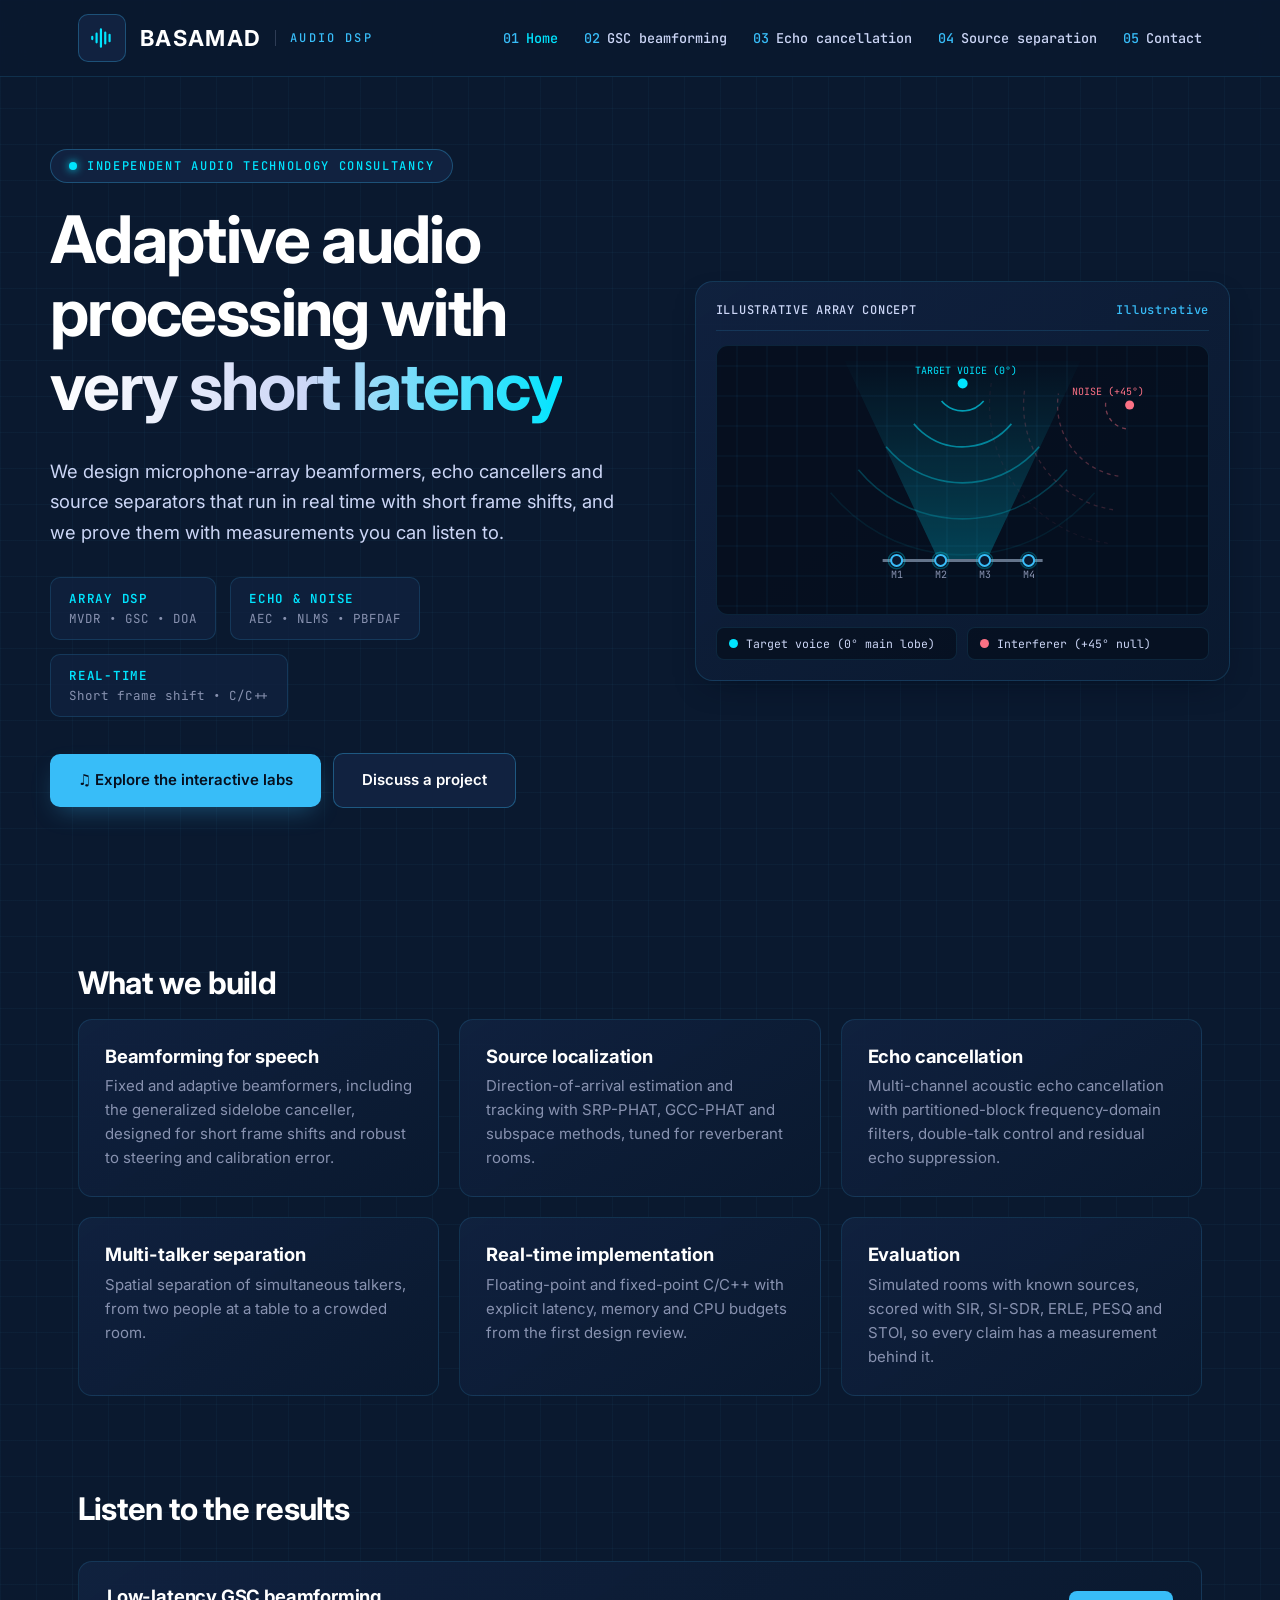
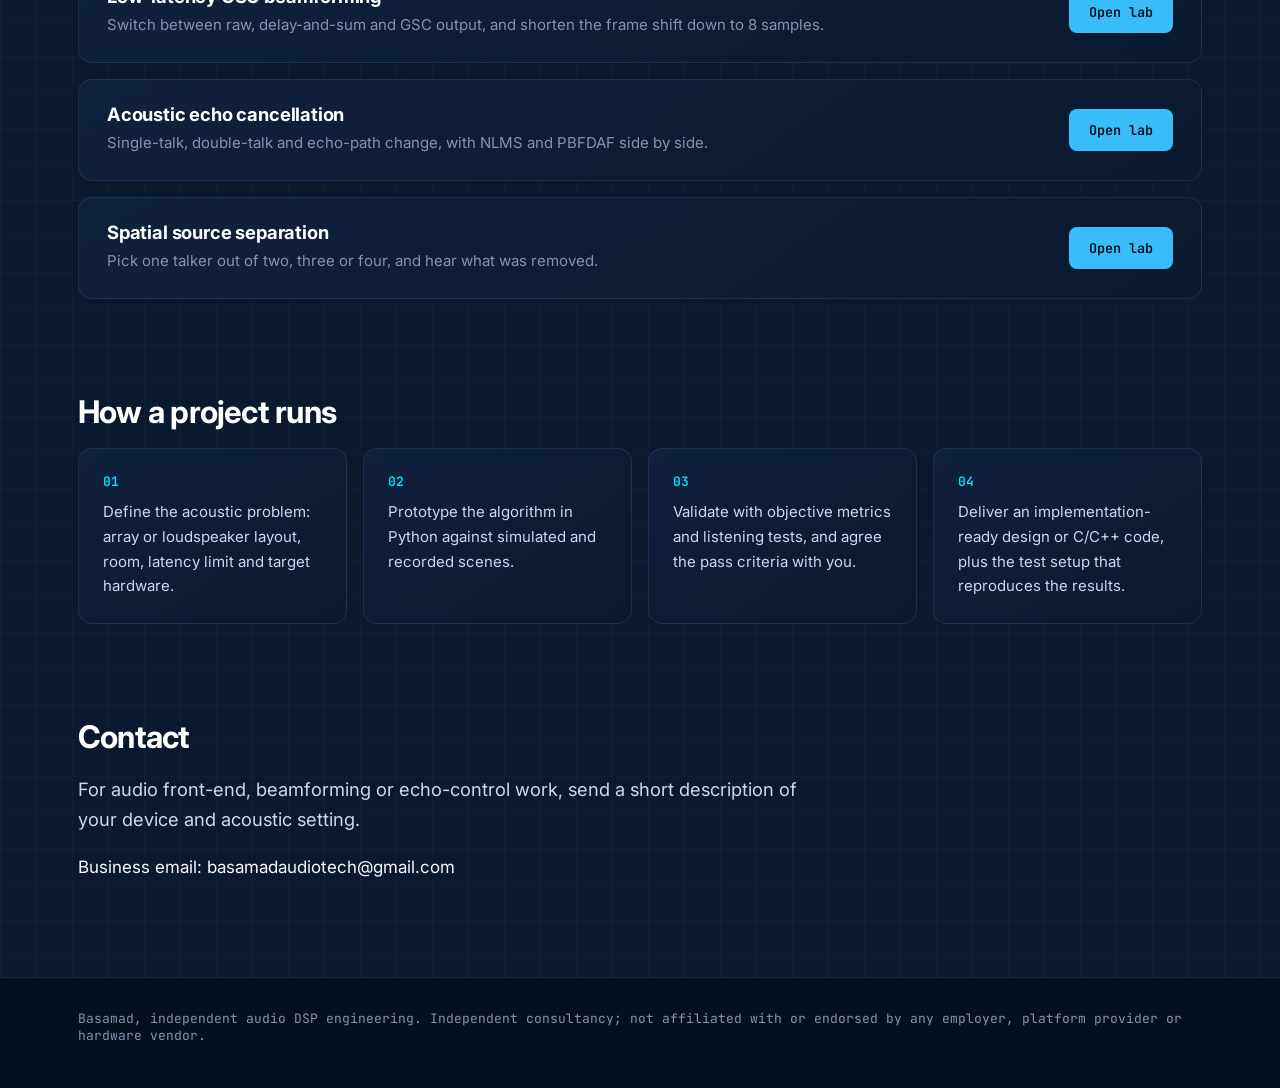
<file: index.html>
<!doctype html><html lang="en"><head><meta charset="utf-8"><meta name="viewport" content="width=device-width,initial-scale=1"><title>Basamad | Low-latency audio DSP engineering</title><meta name="description" content="Independent audio DSP consultancy: microphone-array beamforming, acoustic echo cancellation and multi-source separation."><link rel="stylesheet" href="assets/style.css"></head><body>
<header class="nav"><div class="wrap"><a class="brand" href="index.html"><span class="logo"><svg viewBox="0 0 24 24" width="26" height="26" fill="none" stroke="#00E5FF" stroke-width="2" stroke-linecap="round"><path d="M3 11v2M7 8v8M11 4v16M15 7v10M19 9v6"/></svg></span>BASAMAD<small>Audio DSP</small></a><nav><a class="l" href="index.html" aria-current="page"><i>01</i>Home</a><a class="l" href="gsc.html"><i>02</i>GSC beamforming</a><a class="l" href="aec.html"><i>03</i>Echo cancellation</a><a class="l" href="separation.html"><i>04</i>Source separation</a><a class="l" href="index.html#contact"><i>05</i>Contact</a></nav></div></header>
<main><div class="wrap hero"><div>
<span class="badge">Independent audio technology consultancy</span>
<h1>Adaptive audio processing with <span class="cy">very short latency</span></h1>
<p class="lead">We design microphone-array beamformers, echo cancellers and source separators that run in real time with short frame shifts, and we prove them with measurements you can listen to.</p>
<div class="chips"><div class="chip"><b>Array DSP</b>MVDR • GSC • DOA</div><div class="chip"><b>Echo &amp; noise</b>AEC • NLMS • PBFDAF</div><div class="chip"><b>Real-time</b>Short frame shift • C/C++</div></div>
<a class="cta" href="gsc.html">&#9835; Explore the interactive labs</a><a class="cta alt" href="#contact">Discuss a project</a></div>
<div class="panel"><div class="ph"><span>Illustrative array concept</span><i>Illustrative</i></div>
<div class="hero-canvas-wrap"><canvas id="heroArrayCanvas"></canvas></div>
<div class="leg"><span><b></b>Target voice (0° main lobe)</span><span><b class="n"></b>Interferer (+45° null)</span></div></div></div>

<div class="wrap"><section><h2>What we build</h2><div class="items">
<div><h3>Beamforming for speech</h3><p>Fixed and adaptive beamformers, including the generalized sidelobe canceller, designed for short frame shifts and robust to steering and calibration error.</p></div>
<div><h3>Source localization</h3><p>Direction-of-arrival estimation and tracking with SRP-PHAT, GCC-PHAT and subspace methods, tuned for reverberant rooms.</p></div>
<div><h3>Echo cancellation</h3><p>Multi-channel acoustic echo cancellation with partitioned-block frequency-domain filters, double-talk control and residual echo suppression.</p></div>
<div><h3>Multi-talker separation</h3><p>Spatial separation of simultaneous talkers, from two people at a table to a crowded room.</p></div>
<div><h3>Real-time implementation</h3><p>Floating-point and fixed-point C/C++ with explicit latency, memory and CPU budgets from the first design review.</p></div>
<div><h3>Evaluation</h3><p>Simulated rooms with known sources, scored with SIR, SI-SDR, ERLE, PESQ and STOI, so every claim has a measurement behind it.</p></div></div></section>

<section class="labs"><h2>Listen to the results</h2>
<a class="row" href="gsc.html"><div><h3>Low-latency GSC beamforming</h3><p>Switch between raw, delay-and-sum and GSC output, and shorten the frame shift down to 8 samples.</p></div><span class="go">Open lab</span></a>
<a class="row" href="aec.html"><div><h3>Acoustic echo cancellation</h3><p>Single-talk, double-talk and echo-path change, with NLMS and PBFDAF side by side.</p></div><span class="go">Open lab</span></a>
<a class="row" href="separation.html"><div><h3>Spatial source separation</h3><p>Pick one talker out of two, three or four, and hear what was removed.</p></div><span class="go">Open lab</span></a></section>

<section><h2>How a project runs</h2><ol class="steps">
<li>Define the acoustic problem: array or loudspeaker layout, room, latency limit and target hardware.</li>
<li>Prototype the algorithm in Python against simulated and recorded scenes.</li>
<li>Validate with objective metrics and listening tests, and agree the pass criteria with you.</li>
<li>Deliver an implementation-ready design or C/C++ code, plus the test setup that reproduces the results.</li></ol></section>

<section id="contact"><h2>Contact</h2><p class="lead">For audio front-end, beamforming or echo-control work, send a short description of your device and acoustic setting.</p>
<!-- EDIT: replace with your business email and domain. -->
<p>Business email: basamadaudiotech@gmail.com</p></section></div></main>
<footer><div class="wrap">Basamad, independent audio DSP engineering. Independent consultancy; not affiliated with or endorsed by any employer, platform provider or hardware vendor.</div></footer>

<script>
(function initHeroCanvas() {
  const canvas = document.getElementById('heroArrayCanvas');
  if (!canvas) return;
  let phase = 0;

  function setupHiDPICanvas(c) {
    const rect = c.getBoundingClientRect();
    const dpr = Math.min(window.devicePixelRatio || 1, 2);
    if (c.width !== Math.floor(rect.width * dpr) || c.height !== Math.floor(rect.height * dpr)) {
      c.width = Math.floor(rect.width * dpr);
      c.height = Math.floor(rect.height * dpr);
    }
    const ctx = c.getContext('2d');
    ctx.setTransform(dpr, 0, 0, dpr, 0, 0);
    return { ctx, width: rect.width, height: rect.height };
  }

  function renderHero() {
    const { ctx, width, height } = setupHiDPICanvas(canvas);
    ctx.clearRect(0, 0, width, height);

    // Subtle polar/cartesian coordinate grid
    ctx.strokeStyle = 'rgba(56, 189, 248, 0.08)';
    ctx.lineWidth = 1;
    for (let x = 20; x < width; x += 30) {
      ctx.beginPath(); ctx.moveTo(x, 0); ctx.lineTo(x, height); ctx.stroke();
    }
    for (let y = 20; y < height; y += 30) {
      ctx.beginPath(); ctx.moveTo(0, y); ctx.lineTo(width, y); ctx.stroke();
    }

    const cx = width * 0.5;
    const arrayY = height * 0.80;

    // Draw Steered Main Lobe Beam Cone (0 deg broadside)
    const beamGrad = ctx.createLinearGradient(cx, arrayY, cx, 15);
    beamGrad.addColorStop(0, 'rgba(0, 229, 255, 0.24)');
    beamGrad.addColorStop(1, 'rgba(0, 229, 255, 0.01)');
    ctx.fillStyle = beamGrad;
    ctx.beginPath();
    ctx.moveTo(cx - 24, arrayY);
    ctx.lineTo(cx - width * 0.24, 15);
    ctx.lineTo(cx + width * 0.24, 15);
    ctx.lineTo(cx + 24, arrayY);
    ctx.closePath();
    ctx.fill();

    // Target Speech Wavefronts propagating down from top-center (0 deg)
    const targetOriginX = cx;
    const targetOriginY = height * 0.14;
    for (let i = 0; i < 5; i++) {
      const r = ((phase * 38 + i * 36) % 180) + 12;
      const alpha = Math.max(0, 1 - r / 190) * 0.75;
      ctx.strokeStyle = `rgba(0, 229, 255, ${alpha.toFixed(3)})`;
      ctx.lineWidth = 1.6;
      ctx.beginPath();
      ctx.arc(targetOriginX, targetOriginY, r, Math.PI * 0.22, Math.PI * 0.78);
      ctx.stroke();
    }
    // Target source node
    ctx.fillStyle = '#00E5FF';
    ctx.beginPath();
    ctx.arc(targetOriginX, targetOriginY, 5, 0, Math.PI * 2);
    ctx.fill();
    ctx.font = '10px "JetBrains Mono", monospace';
    ctx.fillStyle = '#00E5FF';
    ctx.fillText('TARGET VOICE (0°)', targetOriginX - 48, targetOriginY - 10);

    // Directional Interference Wavefronts from +45 deg (Top-Right)
    const intOriginX = width * 0.84;
    const intOriginY = height * 0.22;
    for (let i = 0; i < 4; i++) {
      const r = ((phase * 46 + i * 34) % 150) + 10;
      const alpha = Math.max(0, 1 - r / 160) * 0.55;
      ctx.strokeStyle = `rgba(251, 113, 133, ${alpha.toFixed(3)})`;
      ctx.lineWidth = 1.3;
      ctx.setLineDash([4, 4]);
      ctx.beginPath();
      ctx.arc(intOriginX, intOriginY, r, Math.PI * 0.55, Math.PI * 1.05);
      ctx.stroke();
      ctx.setLineDash([]);
    }
    ctx.fillStyle = '#FB7185';
    ctx.beginPath();
    ctx.arc(intOriginX, intOriginY, 4.5, 0, Math.PI * 2);
    ctx.fill();
    ctx.fillText('NOISE (+45°)', intOriginX - 58, intOriginY - 10);

    // Draw 4-Microphone Linear Array Bar & Elements
    const spacing = Math.min(44, width * 0.12);
    const startX = cx - spacing * 1.5;
    ctx.strokeStyle = '#64748B';
    ctx.lineWidth = 3;
    ctx.beginPath();
    ctx.moveTo(startX - 14, arrayY);
    ctx.lineTo(startX + spacing * 3 + 14, arrayY);
    ctx.stroke();

    for (let m = 0; m < 4; m++) {
      const mx = startX + m * spacing;
      // Signal pulse ring on mic capture
      const pulse = (Math.sin(phase * 4 - m * 0.15) + 1) * 0.5;
      ctx.strokeStyle = `rgba(0, 229, 255, ${0.25 + pulse * 0.45})`;
      ctx.lineWidth = 1.5;
      ctx.beginPath();
      ctx.arc(mx, arrayY, 8 + pulse * 3, 0, Math.PI * 2);
      ctx.stroke();

      ctx.fillStyle = '#0A192F';
      ctx.strokeStyle = '#38BDF8';
      ctx.lineWidth = 2;
      ctx.beginPath();
      ctx.arc(mx, arrayY, 5.5, 0, Math.PI * 2);
      ctx.fill();
      ctx.stroke();

      ctx.fillStyle = '#8892B0';
      ctx.fillText(`M${m + 1}`, mx - 6, arrayY + 18);
    }

    phase += 0.018;
    requestAnimationFrame(renderHero);
  }
  requestAnimationFrame(renderHero);
})();
</script>
</body></html>
</file>
<file: assets/style.css>
@import url('https://fonts.googleapis.com/css2?family=Inter:wght@300;400;500;600;700;800&family=JetBrains+Mono:wght@400;500;600&display=swap');

:root {
  color-scheme: dark;
  --bg: #0A192F;
  --bg2: #060F1E;
  --pn: #112240;
  --pn2: #1D3557;
  --ln: rgba(56, 189, 248, 0.16);
  --tx: #F8FAFC;
  --mu: #8892B0;
  --sl: #CCD6F6;
  --ac: #00E5FF;
  --ac2: #38BDF8;
  --wr: #FB7185;
  --mono: 'JetBrains Mono', ui-monospace, "SF Mono", Menlo, Consolas, monospace;
  --sans: 'Inter', system-ui, -apple-system, "Segoe UI", Roboto, sans-serif;
}

* { box-sizing: border-box; }

body {
  margin: 0;
  background-color: var(--bg);
  color: var(--tx);
  font: 17px/1.65 var(--sans);
  -webkit-font-smoothing: antialiased;
  background-image:
    linear-gradient(to right, rgba(56, 189, 248, 0.04) 1px, transparent 1px),
    linear-gradient(to bottom, rgba(56, 189, 248, 0.04) 1px, transparent 1px);
  background-size: 36px 36px;
}

::selection {
  background: rgba(56, 189, 248, 0.2);
  color: var(--ac);
}

a { color: var(--ac); }

.wrap { max-width: 1180px; margin: 0 auto; padding: 0 28px; }

/* Navigation */
.nav {
  position: sticky;
  top: 0;
  z-index: 50;
  background: rgba(10, 25, 47, 0.88);
  backdrop-filter: blur(12px);
  -webkit-backdrop-filter: blur(12px);
  border-bottom: 1px solid rgba(56, 189, 248, 0.15);
}
.nav .wrap { display: flex; gap: 30px; align-items: center; height: 76px; overflow-x: auto; }
.brand {
  display: flex;
  align-items: center;
  gap: 14px;
  font-weight: 700;
  font-size: 22px;
  letter-spacing: 0.06em;
  color: #FFFFFF;
  text-decoration: none;
  margin-right: auto;
  white-space: nowrap;
}
.logo {
  display: grid;
  place-items: center;
  width: 48px;
  height: 48px;
  border-radius: 10px;
  background: var(--pn);
  border: 1px solid rgba(56, 189, 248, 0.3);
  transition: border-color 0.2s ease;
}
.brand:hover .logo { border-color: var(--ac); }
.brand small {
  font: 500 12px var(--mono);
  letter-spacing: 0.18em;
  color: var(--ac2);
  text-transform: uppercase;
  border-left: 1px solid rgba(136, 146, 176, 0.3);
  padding-left: 14px;
}
.nav nav { display: flex; gap: 26px; }
.nav a.l {
  font: 500 13.5px var(--mono);
  color: var(--sl);
  text-decoration: none;
  white-space: nowrap;
  padding: 6px 0;
  transition: color 0.2s ease;
}
.nav a.l i { font-style: normal; color: var(--ac2); margin-right: 7px; }
.nav a.l:hover, .nav a.l[aria-current] { color: var(--ac); }
@media(max-width:900px) { .brand small { display: none; } .nav .wrap { gap: 18px; } }

/* Typography */
h1, h2, h3 { font-family: var(--sans); font-weight: 700; letter-spacing: -0.025em; line-height: 1.12; margin: 0; color: #FFFFFF; }
h1 { font-size: clamp(2.4rem, 5.2vw, 4.1rem); margin: 0.3em 0 0.5em; }
h2 { font-size: 1.95rem; margin: 0 0 0.6em; }
h3 { font-size: 1.15rem; margin: 0 0 0.35em; letter-spacing: -0.01em; }

.cy {
  background: linear-gradient(to right, #FFFFFF, var(--sl), var(--ac));
  -webkit-background-clip: text;
  -webkit-text-fill-color: transparent;
  color: var(--ac);
}
.lead { color: var(--sl); font-size: 1.15rem; max-width: 60ch; line-height: 1.65; }
.small { color: var(--mu); font-size: 13.5px; font-family: var(--mono); }

.badge {
  display: inline-flex;
  align-items: center;
  gap: 10px;
  font: 500 12px var(--mono);
  letter-spacing: 0.14em;
  text-transform: uppercase;
  color: var(--ac);
  border: 1px solid rgba(56, 189, 248, 0.3);
  border-radius: 999px;
  padding: 8px 18px;
  background: var(--pn);
}
.badge:before {
  content: "";
  width: 8px;
  height: 8px;
  border-radius: 50%;
  background: var(--ac);
  box-shadow: 0 0 8px var(--ac);
}

/* Hero Section */
.hero { display: grid; grid-template-columns: 1.1fr 1fr; gap: 56px; align-items: center; padding: 72px 0 56px; }
@media(max-width:900px) { .hero { grid-template-columns: 1fr; padding-top: 36px; } }

.chips { display: flex; flex-wrap: wrap; gap: 14px; margin: 30px 0; }
.chip {
  border: 1px solid rgba(56, 189, 248, 0.16);
  background: rgba(17, 34, 64, 0.72);
  border-radius: 10px;
  padding: 12px 18px;
  font: 12.5px var(--mono);
  color: var(--mu);
}
.chip b {
  display: block;
  color: var(--ac);
  letter-spacing: 0.06em;
  text-transform: uppercase;
  font-weight: 600;
  margin-bottom: 3px;
}

.cta {
  display: inline-block;
  background: var(--ac2);
  color: #060F1E;
  padding: 14px 28px;
  border-radius: 10px;
  text-decoration: none;
  font-weight: 600;
  font-size: 15px;
  margin: 6px 12px 6px 0;
  box-shadow: 0 10px 25px -8px rgba(56, 189, 248, 0.35);
  transition: background-color 0.2s ease, transform 0.2s ease;
}
.cta:hover { background: var(--ac); }
.cta.alt {
  background: var(--pn);
  color: #FFFFFF;
  border: 1px solid rgba(56, 189, 248, 0.35);
  box-shadow: none;
}
.cta.alt:hover { border-color: var(--ac); color: var(--ac); }

/* Tech Cards & Panels */
.panel {
  background: linear-gradient(145deg, rgba(17, 34, 64, 0.92), rgba(10, 25, 47, 0.96));
  border: 1px solid rgba(56, 189, 248, 0.16);
  border-radius: 18px;
  padding: 20px;
  box-shadow: 0 12px 32px -16px rgba(2, 12, 27, 0.85);
}
.ph {
  display: flex;
  justify-content: space-between;
  align-items: center;
  font: 500 12px var(--mono);
  letter-spacing: 0.06em;
  text-transform: uppercase;
  color: var(--sl);
  padding-bottom: 12px;
  border-bottom: 1px solid rgba(56, 189, 248, 0.15);
  margin-bottom: 14px;
}
.ph i { font-style: normal; color: var(--ac2); text-transform: none; }

.hero-canvas-wrap {
  width: 100%;
  height: 270px;
  border-radius: 12px;
  background: rgba(6, 15, 30, 0.92);
  border: 1px solid rgba(56, 189, 248, 0.12);
  overflow: hidden;
  position: relative;
}
#heroArrayCanvas {
  width: 100%;
  height: 100%;
  display: block;
  background: transparent;
  border: none;
  border-radius: 0;
}

.leg { display: flex; gap: 10px; margin-top: 12px; font: 11.5px var(--mono); color: var(--sl); }
.leg span {
  flex: 1;
  border: 1px solid rgba(56, 189, 248, 0.12);
  background: rgba(6, 15, 30, 0.75);
  border-radius: 8px;
  padding: 8px 12px;
  display: flex;
  align-items: center;
}
.leg b { display: inline-block; width: 9px; height: 9px; border-radius: 50%; margin-right: 8px; background: var(--ac); flex-shrink: 0; }
.leg b.n { background: var(--wr); }

/* Sections & Grids */
section { margin: 96px 0; }
.items { display: grid; gap: 20px; grid-template-columns: repeat(auto-fit, minmax(300px, 1fr)); }
.items > div {
  background: linear-gradient(145deg, rgba(17, 34, 64, 0.92), rgba(10, 25, 47, 0.96));
  border: 1px solid rgba(56, 189, 248, 0.14);
  border-radius: 14px;
  padding: 26px;
  transition: border-color 0.25s ease, box-shadow 0.25s ease;
}
.items > div:hover {
  border-color: rgba(0, 229, 255, 0.4);
  box-shadow: 0 10px 30px -15px rgba(2, 12, 27, 0.85);
}
.items h3 { color: #FFFFFF; font-size: 1.15rem; }
.items p { color: var(--mu); margin: 0.5em 0 0; font-size: 15px; line-height: 1.6; }

.labs { display: grid; gap: 16px; }
.labs a.row {
  display: grid;
  grid-template-columns: 1fr auto;
  gap: 8px 24px;
  padding: 24px 28px;
  background: linear-gradient(145deg, rgba(17, 34, 64, 0.92), rgba(10, 25, 47, 0.96));
  border: 1px solid rgba(56, 189, 248, 0.14);
  border-radius: 14px;
  text-decoration: none;
  color: var(--tx);
  transition: border-color 0.25s ease, box-shadow 0.25s ease;
}
.labs a.row:hover {
  border-color: rgba(0, 229, 255, 0.45);
  box-shadow: 0 10px 30px -15px rgba(2, 12, 27, 0.85);
}
.labs h3 { color: #FFFFFF; }
.labs p { margin: 0.3em 0 0; color: var(--mu); font-size: 15px; }
.go {
  align-self: center;
  color: #060F1E;
  background: var(--ac2);
  padding: 10px 20px;
  border-radius: 8px;
  font-weight: 600;
  font-size: 13.5px;
  font-family: var(--mono);
  transition: background-color 0.2s ease;
}
.labs a.row:hover .go { background: var(--ac); }

ol.steps { padding: 0; list-style: none; counter-reset: s; display: grid; gap: 16px; grid-template-columns: repeat(auto-fit, minmax(240px, 1fr)); }
ol.steps li {
  counter-increment: s;
  background: linear-gradient(145deg, rgba(17, 34, 64, 0.92), rgba(10, 25, 47, 0.96));
  border: 1px solid rgba(56, 189, 248, 0.14);
  border-radius: 14px;
  padding: 24px;
  color: var(--sl);
  font-size: 15px;
}
ol.steps li:before {
  content: "0" counter(s);
  display: block;
  font: 600 13px var(--mono);
  color: var(--ac);
  margin-bottom: 10px;
}

/* Interactive Lab Pages (AEC, GSC, Separation) */
.lab { display: grid; grid-template-columns: 1fr 310px; gap: 22px; margin-top: 30px; }
@media(max-width:900px) { .lab { grid-template-columns: 1fr; } }

.stage, .side {
  background: linear-gradient(145deg, rgba(17, 34, 64, 0.92), rgba(10, 25, 47, 0.96));
  border: 1px solid rgba(56, 189, 248, 0.16);
  border-radius: 18px;
  padding: 24px;
}
canvas {
  width: 100%;
  height: 240px;
  background: #060F1E;
  border-radius: 12px;
  display: block;
  border: 1px solid rgba(56, 189, 248, 0.15);
}
.bar { height: 4px; background: var(--pn2); border-radius: 4px; margin: 14px 0; overflow: hidden; }
.bar i { display: block; height: 100%; width: 0; border-radius: 4px; background: var(--ac); box-shadow: 0 0 8px rgba(0, 229, 255, 0.6); }

.row2 { display: flex; gap: 16px; align-items: center; flex-wrap: wrap; }
#play {
  background: var(--ac2);
  color: #060F1E;
  border: 0;
  border-radius: 8px;
  padding: 12px 26px;
  font: 600 14.5px var(--sans);
  cursor: pointer;
  min-width: 120px;
  box-shadow: 0 8px 24px -8px rgba(56, 189, 248, 0.4);
  transition: background-color 0.2s ease;
}
#play:hover { background: var(--ac); }

.ctl { margin: 24px 0 0; }
.ctl b {
  display: block;
  font: 500 12px var(--mono);
  letter-spacing: 0.1em;
  text-transform: uppercase;
  color: var(--ac2);
  margin-bottom: 10px;
}
.seg { display: flex; flex-wrap: wrap; gap: 8px; }
.seg button {
  font: 500 13px var(--mono);
  color: var(--sl);
  background: #060F1E;
  border: 1px solid rgba(56, 189, 248, 0.2);
  border-radius: 8px;
  padding: 8px 14px;
  cursor: pointer;
  transition: all 0.2s ease;
}
.seg button:hover { border-color: var(--ac); color: #FFFFFF; }
.seg button[aria-pressed=true] {
  background: var(--ac2);
  border-color: var(--ac2);
  color: #060F1E;
  font-weight: 600;
}
button:focus-visible, a:focus-visible { outline: 2px solid var(--ac); outline-offset: 2px; }

.chain { display: flex; flex-wrap: wrap; gap: 8px; align-items: center; margin: 24px 0 0; font: 12.5px var(--mono); }
.chain span {
  border: 1px solid rgba(56, 189, 248, 0.2);
  background: var(--pn);
  color: var(--sl);
  padding: 6px 14px;
  border-radius: 8px;
}
.chain em { color: var(--ac); font-style: normal; }

.side h3 { font: 500 12.5px var(--mono); letter-spacing: 0.1em; text-transform: uppercase; color: var(--ac2); margin-bottom: 10px; }
svg#polar { width: 100%; display: block; color: var(--sl); }
#polar .g { stroke: rgba(56, 189, 248, 0.2); fill: none; }
#polar text { fill: var(--sl); font: 11px var(--mono); }

table { border-collapse: collapse; width: 100%; font-size: 13.5px; }
td { border-top: 1px solid rgba(56, 189, 248, 0.15); padding: 9px 0; color: var(--sl); }
td:last-child { text-align: right; font: 500 13.5px var(--mono); color: var(--ac); }

.cols { display: grid; grid-template-columns: repeat(auto-fit, minmax(320px, 1fr)); gap: 20px; }
.cols > div {
  background: linear-gradient(145deg, rgba(17, 34, 64, 0.92), rgba(10, 25, 47, 0.96));
  border: 1px solid rgba(56, 189, 248, 0.14);
  border-radius: 14px;
  padding: 28px;
}
.cols h2 { font-size: 1.3rem; color: #FFFFFF; }
.cols ul { padding-left: 1.1em; color: var(--mu); font-size: 15px; }
.cols p { color: var(--mu); font-size: 15px; }

footer {
  background: var(--bg2);
  border-top: 1px solid rgba(56, 189, 248, 0.15);
  padding: 32px 0 44px;
  color: var(--mu);
  font: 13px var(--mono);
}
</file>
